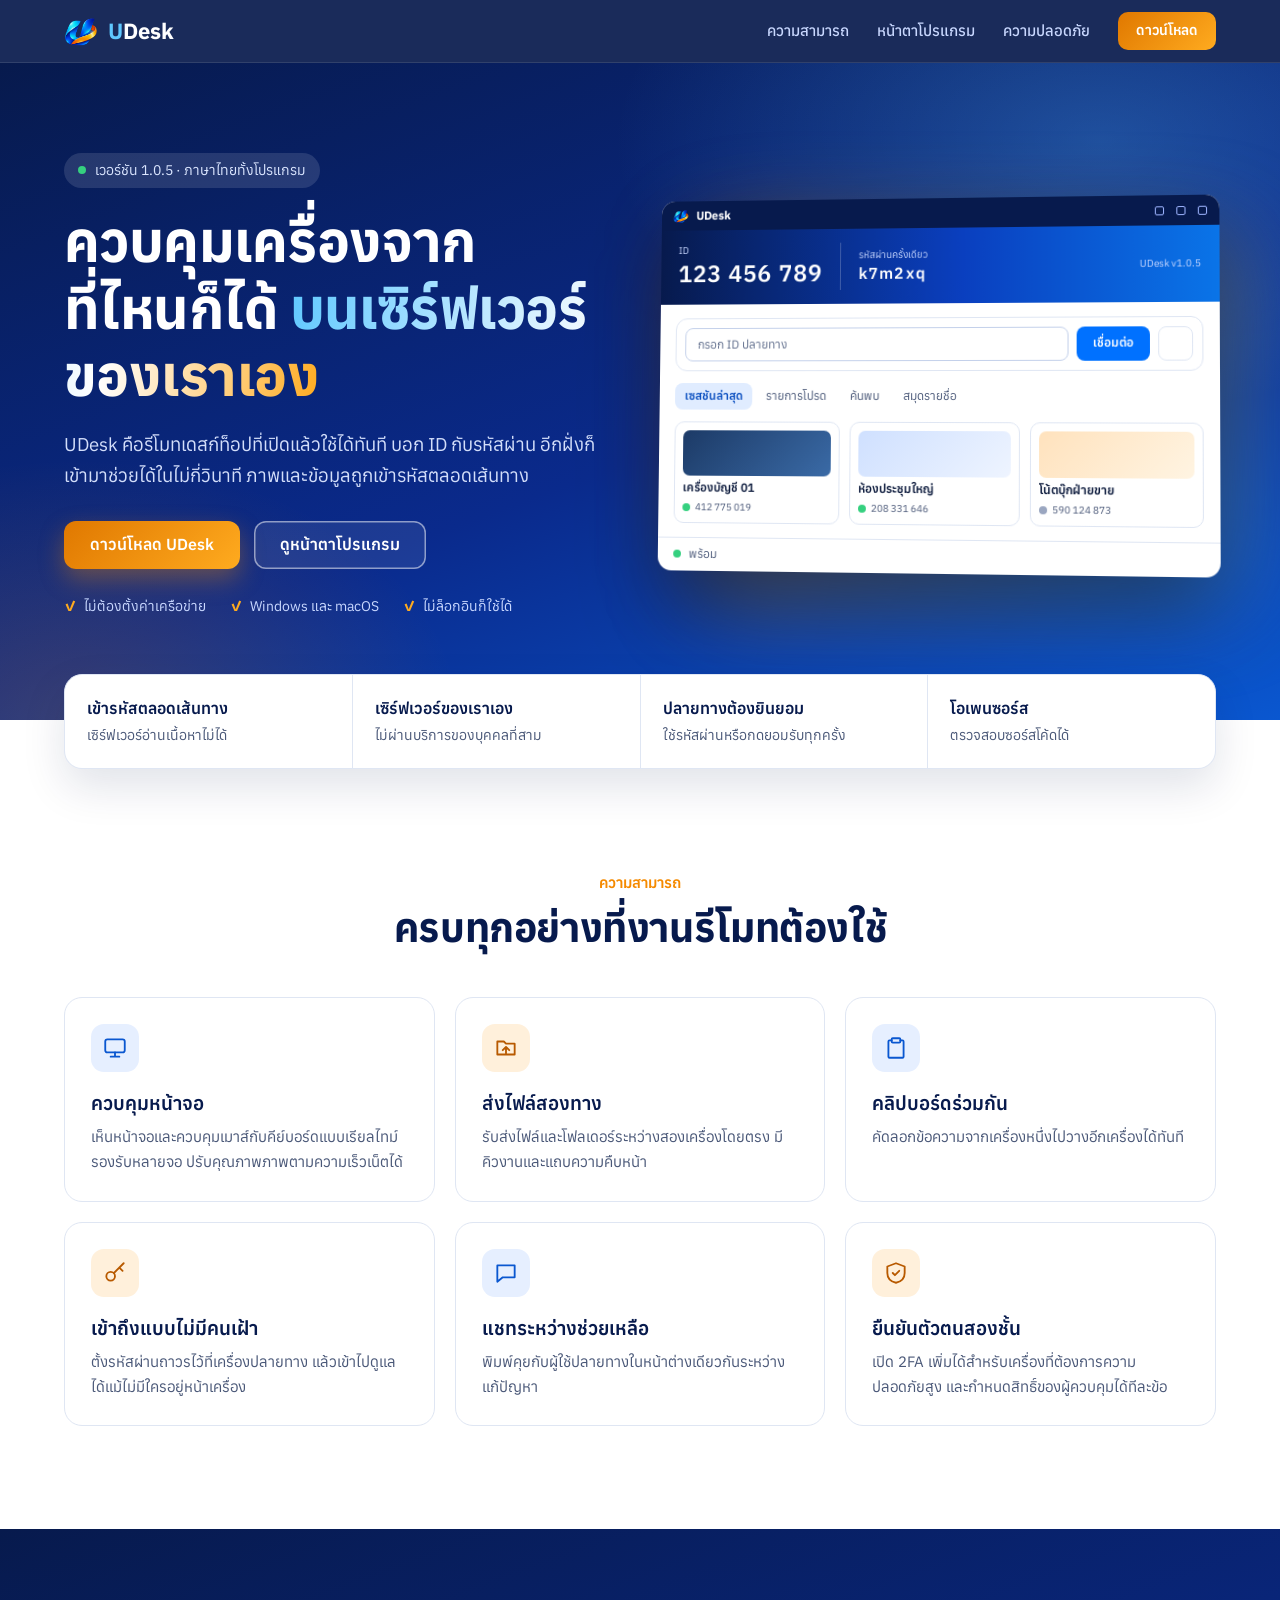
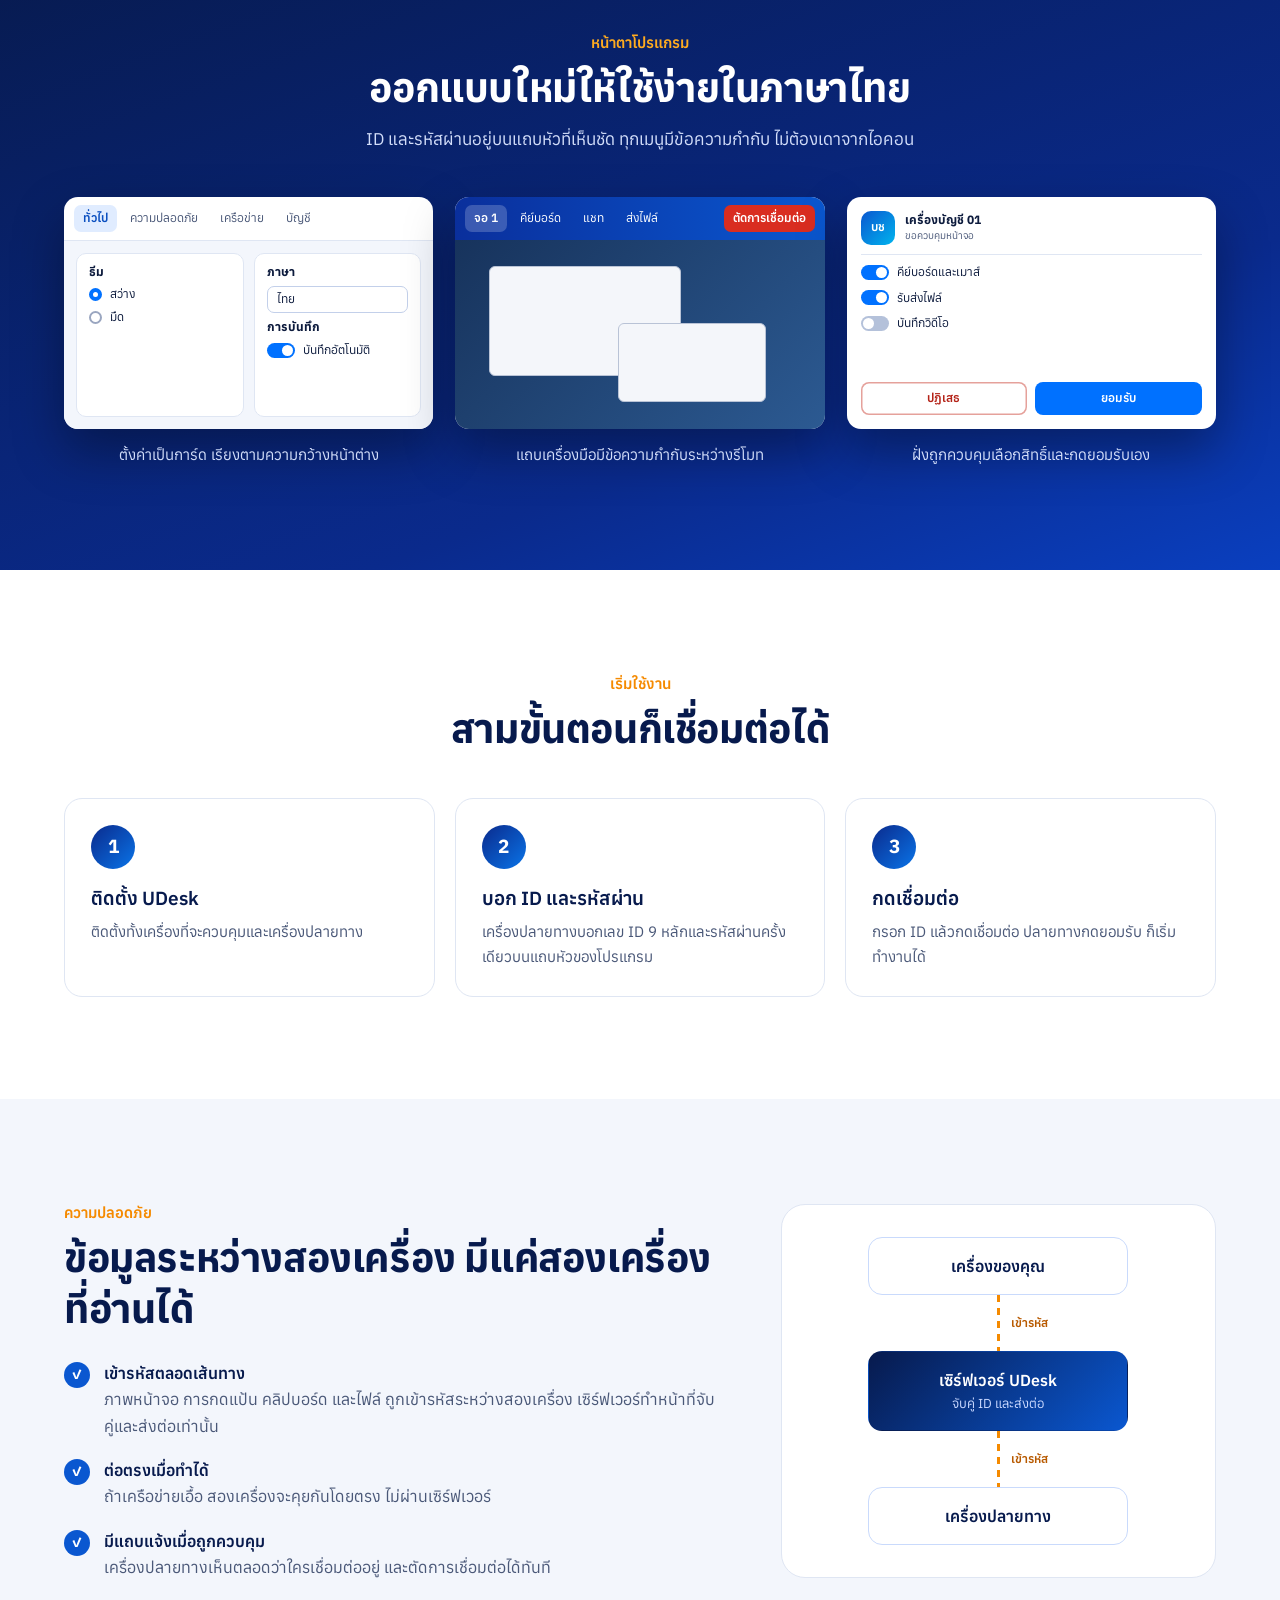
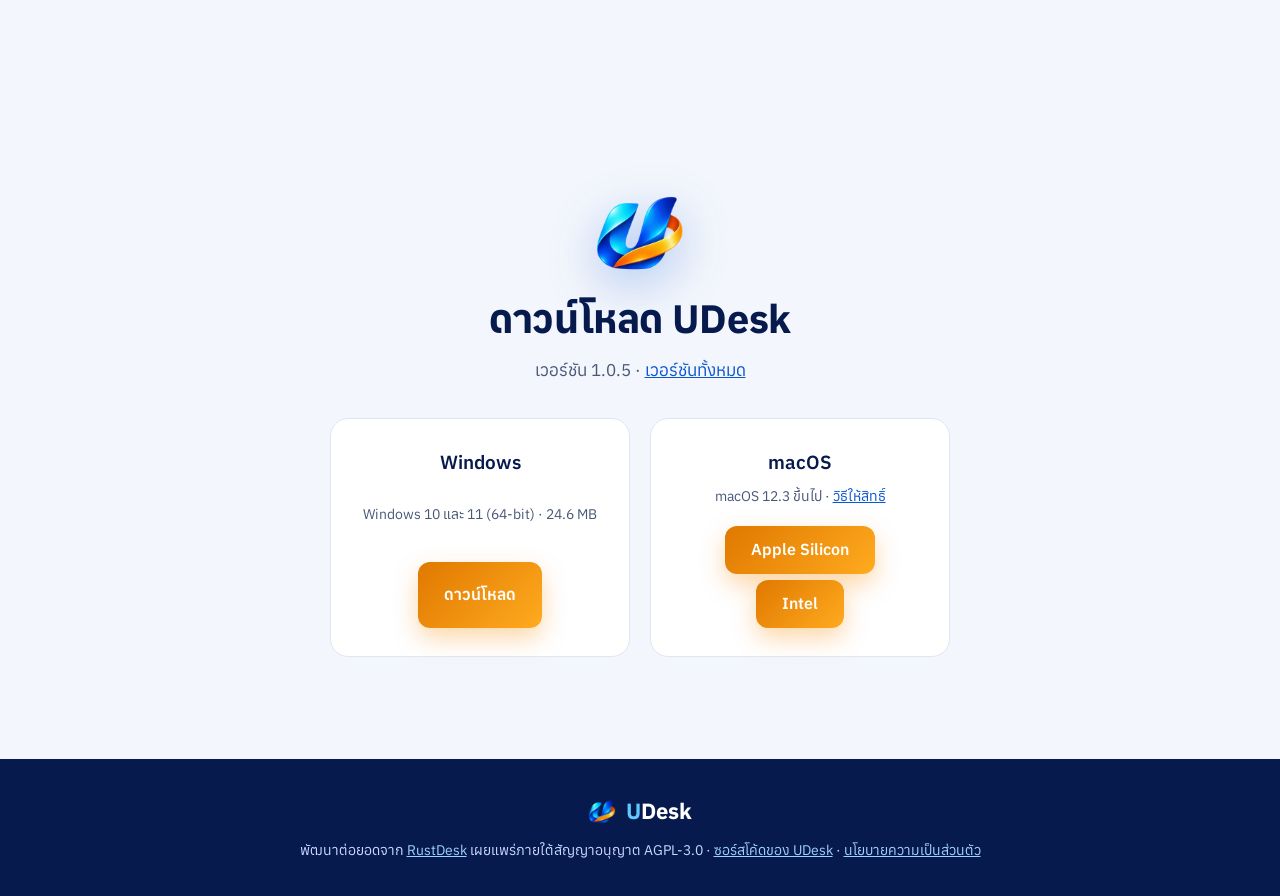
<file: udesk-web/index.html>
<!doctype html>
<html lang="th">
<head>
<meta charset="utf-8">
<meta name="viewport" content="width=device-width, initial-scale=1">
<title>UDesk — รีโมทเดสก์ท็อปบนเซิร์ฟเวอร์ของเราเอง</title>
<meta name="description" content="UDesk โปรแกรมรีโมทเดสก์ท็อปภาษาไทย ควบคุมเครื่องระยะไกล ส่งไฟล์ และช่วยเหลือผู้ใช้ ผ่านเซิร์ฟเวอร์ของเราเอง เข้ารหัสตลอดเส้นทาง">
<meta name="theme-color" content="#071a4d">
<link rel="icon" href="assets/favicon.png">
<link rel="preconnect" href="https://fonts.googleapis.com">
<link rel="preconnect" href="https://fonts.gstatic.com" crossorigin>
<link href="https://fonts.googleapis.com/css2?family=Anuphan:wght@400;500;600;700&display=swap" rel="stylesheet">
<link rel="stylesheet" href="style.css">
</head>
<body>

<header class="nav">
  <a class="brand" href="#top"><img src="assets/logo.png" alt="" width="34" height="34"><span><b>U</b>Desk</span></a>
  <nav aria-label="เมนูหลัก">
    <a href="#features">ความสามารถ</a>
    <a href="#screens">หน้าตาโปรแกรม</a>
    <a href="#security">ความปลอดภัย</a>
    <a class="btn btn-sm" href="#download">ดาวน์โหลด</a>
  </nav>
</header>

<main id="top">

<section class="hero">
  <div class="hero-in">
    <div class="hero-text">
      <p class="tag"><span class="dot"></span>เวอร์ชัน 1.0.5 · ภาษาไทยทั้งโปรแกรม</p>
      <h1>ควบคุมเครื่องจากที่ไหนก็ได้ <span class="hl">บนเซิร์ฟเวอร์ของเราเอง</span></h1>
      <p class="lead">UDesk คือรีโมทเดสก์ท็อปที่เปิดแล้วใช้ได้ทันที บอก ID กับรหัสผ่าน อีกฝั่งก็เข้ามาช่วยได้ในไม่กี่วินาที ภาพและข้อมูลถูกเข้ารหัสตลอดเส้นทาง</p>
      <div class="cta">
        <a class="btn" href="#download">ดาวน์โหลด UDesk</a>
        <a class="btn btn-ghost" href="#screens">ดูหน้าตาโปรแกรม</a>
      </div>
      <ul class="facts">
        <li>ไม่ต้องตั้งค่าเครือข่าย</li>
        <li>Windows และ macOS</li>
        <li>ไม่ล็อกอินก็ใช้ได้</li>
      </ul>
    </div>

    <div class="shot" aria-hidden="true">
      <div class="app">
        <div class="app-bar"><img src="assets/logo.png" alt="" width="16" height="16"><b>UDesk</b><span class="wc"><i></i><i></i><i></i></span></div>
        <div class="app-head">
          <div><small>ID</small><strong>123 456 789</strong></div>
          <span class="vr"></span>
          <div><small>รหัสผ่านครั้งเดียว</small><strong class="pw">k7m2xq</strong></div>
          <span class="ver">UDesk v1.0.5</span>
        </div>
        <div class="app-body">
          <div class="connect"><span class="field">กรอก ID ปลายทาง</span><span class="go">เชื่อมต่อ</span><span class="more"></span></div>
          <div class="tabs"><span class="on">เซสชันล่าสุด</span><span>รายการโปรด</span><span>ค้นพบ</span><span>สมุดรายชื่อ</span></div>
          <div class="peers">
            <div><i class="th a"></i><b>เครื่องบัญชี 01</b><small><span class="dot"></span>412 775 019</small></div>
            <div><i class="th b"></i><b>ห้องประชุมใหญ่</b><small><span class="dot"></span>208 331 646</small></div>
            <div><i class="th c"></i><b>โน้ตบุ๊กฝ่ายขาย</b><small><span class="dot off"></span>590 124 873</small></div>
          </div>
        </div>
        <div class="app-foot"><span class="dot"></span>พร้อม</div>
      </div>
    </div>
  </div>
</section>

<section class="strip" aria-label="จุดเด่น">
  <div><b>เข้ารหัสตลอดเส้นทาง</b><span>เซิร์ฟเวอร์อ่านเนื้อหาไม่ได้</span></div>
  <div><b>เซิร์ฟเวอร์ของเราเอง</b><span>ไม่ผ่านบริการของบุคคลที่สาม</span></div>
  <div><b>ปลายทางต้องยินยอม</b><span>ใช้รหัสผ่านหรือกดยอมรับทุกครั้ง</span></div>
  <div><b>โอเพนซอร์ส</b><span>ตรวจสอบซอร์สโค้ดได้</span></div>
</section>

<section id="features" class="sec">
  <p class="eyebrow">ความสามารถ</p>
  <h2>ครบทุกอย่างที่งานรีโมทต้องใช้</h2>
  <div class="grid">
    <article>
      <svg viewBox="0 0 24 24" aria-hidden="true"><rect x="3" y="4" width="18" height="12" rx="2"/><path d="M8 20h8M12 16v4"/></svg>
      <h3>ควบคุมหน้าจอ</h3>
      <p>เห็นหน้าจอและควบคุมเมาส์กับคีย์บอร์ดแบบเรียลไทม์ รองรับหลายจอ ปรับคุณภาพภาพตามความเร็วเน็ตได้</p>
    </article>
    <article>
      <svg viewBox="0 0 24 24" aria-hidden="true"><path d="M4 6h6l2 2h8v10H4z"/><path d="M9 14l3-3 3 3M12 11v6"/></svg>
      <h3>ส่งไฟล์สองทาง</h3>
      <p>รับส่งไฟล์และโฟลเดอร์ระหว่างสองเครื่องโดยตรง มีคิวงานและแถบความคืบหน้า</p>
    </article>
    <article>
      <svg viewBox="0 0 24 24" aria-hidden="true"><rect x="8" y="3" width="8" height="4" rx="1"/><path d="M8 5H6a1 1 0 0 0-1 1v14a1 1 0 0 0 1 1h12a1 1 0 0 0 1-1V6a1 1 0 0 0-1-1h-2"/></svg>
      <h3>คลิปบอร์ดร่วมกัน</h3>
      <p>คัดลอกข้อความจากเครื่องหนึ่งไปวางอีกเครื่องได้ทันที</p>
    </article>
    <article>
      <svg viewBox="0 0 24 24" aria-hidden="true"><circle cx="8" cy="15" r="4"/><path d="M11 12l9-9M16 7l3 3"/></svg>
      <h3>เข้าถึงแบบไม่มีคนเฝ้า</h3>
      <p>ตั้งรหัสผ่านถาวรไว้ที่เครื่องปลายทาง แล้วเข้าไปดูแลได้แม้ไม่มีใครอยู่หน้าเครื่อง</p>
    </article>
    <article>
      <svg viewBox="0 0 24 24" aria-hidden="true"><path d="M4 5h16v11H9l-5 4z"/></svg>
      <h3>แชทระหว่างช่วยเหลือ</h3>
      <p>พิมพ์คุยกับผู้ใช้ปลายทางในหน้าต่างเดียวกันระหว่างแก้ปัญหา</p>
    </article>
    <article>
      <svg viewBox="0 0 24 24" aria-hidden="true"><path d="M12 3l8 3v6c0 5-3.4 8-8 9-4.6-1-8-4-8-9V6z"/><path d="M9 12l2 2 4-4"/></svg>
      <h3>ยืนยันตัวตนสองชั้น</h3>
      <p>เปิด 2FA เพิ่มได้สำหรับเครื่องที่ต้องการความปลอดภัยสูง และกำหนดสิทธิ์ของผู้ควบคุมได้ทีละข้อ</p>
    </article>
  </div>
</section>

<section id="screens" class="sec dark">
  <p class="eyebrow">หน้าตาโปรแกรม</p>
  <h2>ออกแบบใหม่ให้ใช้ง่ายในภาษาไทย</h2>
  <p class="sub">ID และรหัสผ่านอยู่บนแถบหัวที่เห็นชัด ทุกเมนูมีข้อความกำกับ ไม่ต้องเดาจากไอคอน</p>
  <div class="panels" aria-hidden="true">
    <figure>
      <div class="mini">
        <div class="mini-nav"><span class="on">ทั่วไป</span><span>ความปลอดภัย</span><span>เครือข่าย</span><span>บัญชี</span></div>
        <div class="mini-cols">
          <div class="card"><b>ธีม</b><p><i class="rd on"></i>สว่าง</p><p><i class="rd"></i>มืด</p></div>
          <div class="card"><b>ภาษา</b><p class="sel">ไทย</p><b>การบันทึก</b><p><i class="sw on"></i>บันทึกอัตโนมัติ</p></div>
        </div>
      </div>
      <figcaption>ตั้งค่าเป็นการ์ด เรียงตามความกว้างหน้าต่าง</figcaption>
    </figure>
    <figure>
      <div class="mini">
        <div class="mini-tool"><span class="on">จอ 1</span><span>คีย์บอร์ด</span><span>แชท</span><span>ส่งไฟล์</span><span class="x">ตัดการเชื่อมต่อ</span></div>
        <div class="remote"><i></i><i></i></div>
      </div>
      <figcaption>แถบเครื่องมือมีข้อความกำกับระหว่างรีโมท</figcaption>
    </figure>
    <figure>
      <div class="mini consent">
        <div class="who"><span class="av">บช</span><div><b>เครื่องบัญชี 01</b><small>ขอควบคุมหน้าจอ</small></div></div>
        <p><i class="sw on"></i>คีย์บอร์ดและเมาส์</p>
        <p><i class="sw on"></i>รับส่งไฟล์</p>
        <p><i class="sw"></i>บันทึกวิดีโอ</p>
        <div class="acts"><span class="no">ปฏิเสธ</span><span class="yes">ยอมรับ</span></div>
      </div>
      <figcaption>ฝั่งถูกควบคุมเลือกสิทธิ์และกดยอมรับเอง</figcaption>
    </figure>
  </div>
</section>

<section id="how" class="sec">
  <p class="eyebrow">เริ่มใช้งาน</p>
  <h2>สามขั้นตอนก็เชื่อมต่อได้</h2>
  <ol class="steps">
    <li><span>1</span><h3>ติดตั้ง UDesk</h3><p>ติดตั้งทั้งเครื่องที่จะควบคุมและเครื่องปลายทาง</p></li>
    <li><span>2</span><h3>บอก ID และรหัสผ่าน</h3><p>เครื่องปลายทางบอกเลข ID 9 หลักและรหัสผ่านครั้งเดียวบนแถบหัวของโปรแกรม</p></li>
    <li><span>3</span><h3>กดเชื่อมต่อ</h3><p>กรอก ID แล้วกดเชื่อมต่อ ปลายทางกดยอมรับ ก็เริ่มทำงานได้</p></li>
  </ol>
</section>

<section id="security" class="sec soft">
  <div class="split">
    <div>
      <p class="eyebrow left">ความปลอดภัย</p>
      <h2 class="left">ข้อมูลระหว่างสองเครื่อง มีแค่สองเครื่องที่อ่านได้</h2>
      <ul class="checks">
        <li><b>เข้ารหัสตลอดเส้นทาง</b>ภาพหน้าจอ การกดแป้น คลิปบอร์ด และไฟล์ ถูกเข้ารหัสระหว่างสองเครื่อง เซิร์ฟเวอร์ทำหน้าที่จับคู่และส่งต่อเท่านั้น</li>
        <li><b>ต่อตรงเมื่อทำได้</b>ถ้าเครือข่ายเอื้อ สองเครื่องจะคุยกันโดยตรง ไม่ผ่านเซิร์ฟเวอร์</li>
        <li><b>มีแถบแจ้งเมื่อถูกควบคุม</b>เครื่องปลายทางเห็นตลอดว่าใครเชื่อมต่ออยู่ และตัดการเชื่อมต่อได้ทันที</li>
      </ul>
    </div>
    <div class="flow" aria-hidden="true">
      <div class="node">เครื่องของคุณ</div>
      <div class="pipe"><span>เข้ารหัส</span></div>
      <div class="node mid">เซิร์ฟเวอร์ UDesk<small>จับคู่ ID และส่งต่อ</small></div>
      <div class="pipe"><span>เข้ารหัส</span></div>
      <div class="node">เครื่องปลายทาง</div>
    </div>
  </div>
</section>

<section id="download" class="sec dl">
  <img src="assets/logo.png" alt="โลโก้ UDesk" width="92" height="92">
  <h2>ดาวน์โหลด UDesk</h2>
  <p class="sub">เวอร์ชัน 1.0.5 · <a href="versions.html">เวอร์ชันทั้งหมด</a></p>
  <div class="dl-row">
    <div class="dl-card"><h3>Windows</h3><p>Windows 10 และ 11 (64-bit) · 24.6 MB</p><a class="btn" href="download/UDesk-1.0.5-install.exe" download>ดาวน์โหลด</a></div>
    <div class="dl-card"><h3>macOS</h3><p>macOS 12.3 ขึ้นไป · <a href="mac.html">วิธีให้สิทธิ์</a></p><a class="btn" href="download/UDesk-1.0.3-arm64.dmg" download>Apple Silicon</a> <a class="btn" href="download/UDesk-1.0.3-x86_64.dmg" download>Intel</a></div>
  </div>
</section>

</main>

<footer>
  <a class="brand" href="#top"><img src="assets/logo.png" alt="" width="28" height="28"><span><b>U</b>Desk</span></a>
  <p>พัฒนาต่อยอดจาก <a href="https://github.com/rustdesk/rustdesk" rel="noopener">RustDesk</a> เผยแพร่ภายใต้สัญญาอนุญาต AGPL-3.0 · <a href="https://github.com/gloszilla-ai/rustdesk/tree/udesk" rel="noopener">ซอร์สโค้ดของ UDesk</a> · <a href="privacy.html">นโยบายความเป็นส่วนตัว</a></p>
</footer>

</body>
</html>
</file>
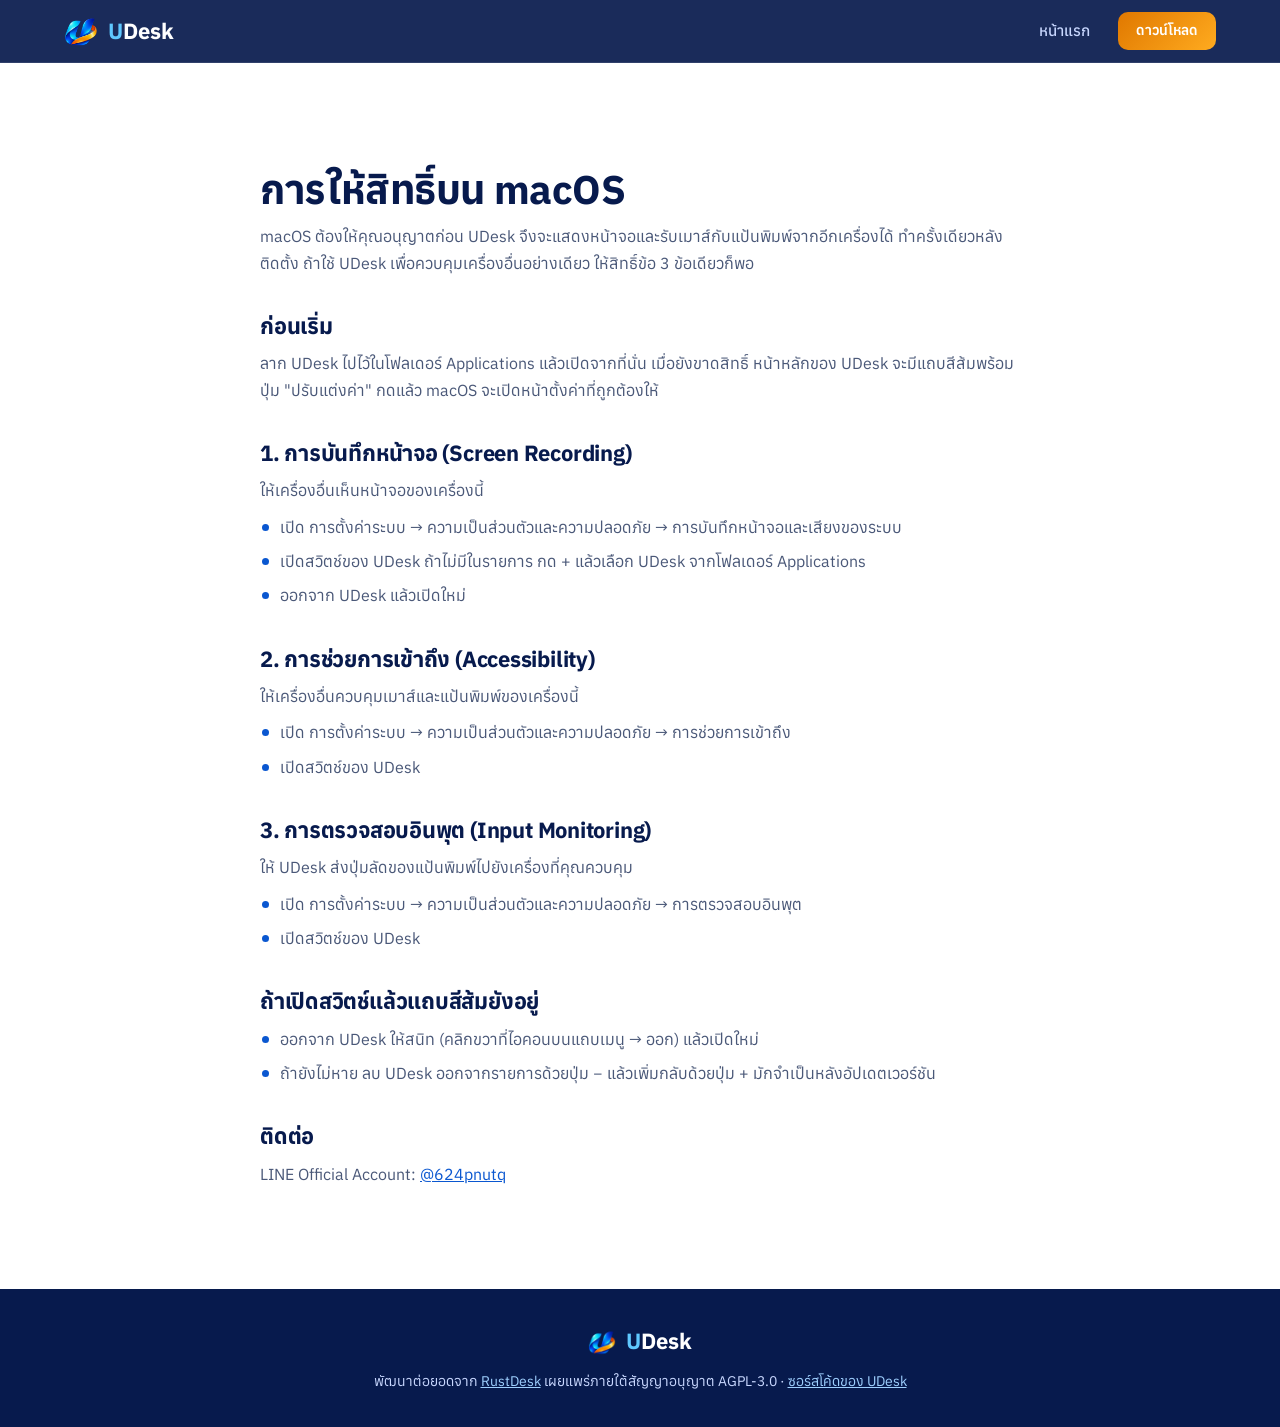
<file: udesk-web/mac.html>
<!doctype html>
<html lang="th">
<head>
<meta charset="utf-8">
<meta name="viewport" content="width=device-width, initial-scale=1">
<title>การให้สิทธิ์บน macOS · UDesk</title>
<meta name="theme-color" content="#071a4d">
<link rel="icon" href="assets/favicon.png">
<link rel="preconnect" href="https://fonts.googleapis.com">
<link rel="preconnect" href="https://fonts.gstatic.com" crossorigin>
<link href="https://fonts.googleapis.com/css2?family=Anuphan:wght@400;500;600;700&display=swap" rel="stylesheet">
<link rel="stylesheet" href="style.css">
</head>
<body>

<header class="nav">
  <a class="brand" href="index.html"><img src="assets/logo.png" alt="" width="34" height="34"><span><b>U</b>Desk</span></a>
  <nav aria-label="เมนูหลัก">
    <a href="index.html">หน้าแรก</a>
    <a class="btn btn-sm" href="index.html#download">ดาวน์โหลด</a>
  </nav>
</header>

<main class="sec doc">
  <h1>การให้สิทธิ์บน macOS</h1>
  <p>macOS ต้องให้คุณอนุญาตก่อน UDesk จึงจะแสดงหน้าจอและรับเมาส์กับแป้นพิมพ์จากอีกเครื่องได้ ทำครั้งเดียวหลังติดตั้ง ถ้าใช้ UDesk เพื่อควบคุมเครื่องอื่นอย่างเดียว ให้สิทธิ์ข้อ 3 ข้อเดียวก็พอ</p>

  <h2>ก่อนเริ่ม</h2>
  <p>ลาก UDesk ไปไว้ในโฟลเดอร์ Applications แล้วเปิดจากที่นั่น เมื่อยังขาดสิทธิ์ หน้าหลักของ UDesk จะมีแถบสีส้มพร้อมปุ่ม "ปรับแต่งค่า" กดแล้ว macOS จะเปิดหน้าตั้งค่าที่ถูกต้องให้</p>

  <h2>1. การบันทึกหน้าจอ (Screen Recording)</h2>
  <p>ให้เครื่องอื่นเห็นหน้าจอของเครื่องนี้</p>
  <ul>
    <li>เปิด การตั้งค่าระบบ → ความเป็นส่วนตัวและความปลอดภัย → การบันทึกหน้าจอและเสียงของระบบ</li>
    <li>เปิดสวิตช์ของ UDesk ถ้าไม่มีในรายการ กด + แล้วเลือก UDesk จากโฟลเดอร์ Applications</li>
    <li>ออกจาก UDesk แล้วเปิดใหม่</li>
  </ul>

  <h2>2. การช่วยการเข้าถึง (Accessibility)</h2>
  <p>ให้เครื่องอื่นควบคุมเมาส์และแป้นพิมพ์ของเครื่องนี้</p>
  <ul>
    <li>เปิด การตั้งค่าระบบ → ความเป็นส่วนตัวและความปลอดภัย → การช่วยการเข้าถึง</li>
    <li>เปิดสวิตช์ของ UDesk</li>
  </ul>

  <h2>3. การตรวจสอบอินพุต (Input Monitoring)</h2>
  <p>ให้ UDesk ส่งปุ่มลัดของแป้นพิมพ์ไปยังเครื่องที่คุณควบคุม</p>
  <ul>
    <li>เปิด การตั้งค่าระบบ → ความเป็นส่วนตัวและความปลอดภัย → การตรวจสอบอินพุต</li>
    <li>เปิดสวิตช์ของ UDesk</li>
  </ul>

  <h2>ถ้าเปิดสวิตช์แล้วแถบสีส้มยังอยู่</h2>
  <ul>
    <li>ออกจาก UDesk ให้สนิท (คลิกขวาที่ไอคอนบนแถบเมนู → ออก) แล้วเปิดใหม่</li>
    <li>ถ้ายังไม่หาย ลบ UDesk ออกจากรายการด้วยปุ่ม − แล้วเพิ่มกลับด้วยปุ่ม + มักจำเป็นหลังอัปเดตเวอร์ชัน</li>
  </ul>

  <h2>ติดต่อ</h2>
  <p>LINE Official Account: <a href="https://lin.ee/y4e1KqV" rel="noopener">@624pnutq</a></p>
</main>

<footer>
  <a class="brand" href="index.html"><img src="assets/logo.png" alt="" width="28" height="28"><span><b>U</b>Desk</span></a>
  <p>พัฒนาต่อยอดจาก <a href="https://github.com/rustdesk/rustdesk" rel="noopener">RustDesk</a> เผยแพร่ภายใต้สัญญาอนุญาต AGPL-3.0 · <a href="https://github.com/gloszilla-ai/rustdesk/tree/udesk" rel="noopener">ซอร์สโค้ดของ UDesk</a></p>
</footer>

</body>
</html>
</file>
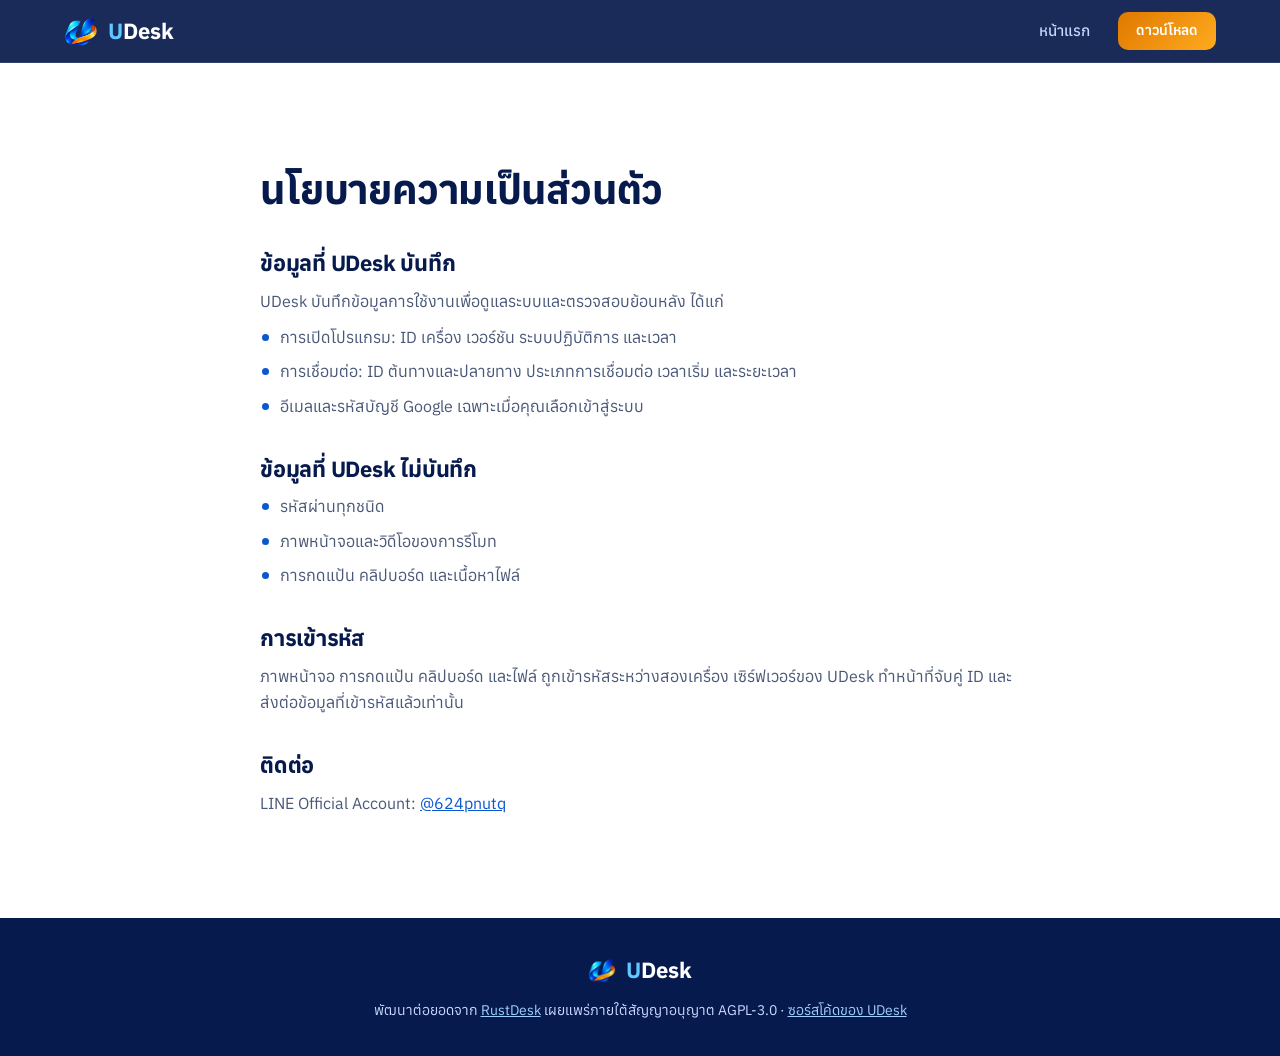
<file: udesk-web/privacy.html>
<!doctype html>
<html lang="th">
<head>
<meta charset="utf-8">
<meta name="viewport" content="width=device-width, initial-scale=1">
<title>นโยบายความเป็นส่วนตัว · UDesk</title>
<meta name="theme-color" content="#071a4d">
<link rel="icon" href="assets/favicon.png">
<link rel="preconnect" href="https://fonts.googleapis.com">
<link rel="preconnect" href="https://fonts.gstatic.com" crossorigin>
<link href="https://fonts.googleapis.com/css2?family=Anuphan:wght@400;500;600;700&display=swap" rel="stylesheet">
<link rel="stylesheet" href="style.css">
</head>
<body>

<header class="nav">
  <a class="brand" href="index.html"><img src="assets/logo.png" alt="" width="34" height="34"><span><b>U</b>Desk</span></a>
  <nav aria-label="เมนูหลัก">
    <a href="index.html">หน้าแรก</a>
    <a class="btn btn-sm" href="index.html#download">ดาวน์โหลด</a>
  </nav>
</header>

<main class="sec doc">
  <h1>นโยบายความเป็นส่วนตัว</h1>

  <h2>ข้อมูลที่ UDesk บันทึก</h2>
  <p>UDesk บันทึกข้อมูลการใช้งานเพื่อดูแลระบบและตรวจสอบย้อนหลัง ได้แก่</p>
  <ul>
    <li>การเปิดโปรแกรม: ID เครื่อง เวอร์ชัน ระบบปฏิบัติการ และเวลา</li>
    <li>การเชื่อมต่อ: ID ต้นทางและปลายทาง ประเภทการเชื่อมต่อ เวลาเริ่ม และระยะเวลา</li>
    <li>อีเมลและรหัสบัญชี Google เฉพาะเมื่อคุณเลือกเข้าสู่ระบบ</li>
  </ul>

  <h2>ข้อมูลที่ UDesk ไม่บันทึก</h2>
  <ul>
    <li>รหัสผ่านทุกชนิด</li>
    <li>ภาพหน้าจอและวิดีโอของการรีโมท</li>
    <li>การกดแป้น คลิปบอร์ด และเนื้อหาไฟล์</li>
  </ul>

  <h2>การเข้ารหัส</h2>
  <p>ภาพหน้าจอ การกดแป้น คลิปบอร์ด และไฟล์ ถูกเข้ารหัสระหว่างสองเครื่อง เซิร์ฟเวอร์ของ UDesk ทำหน้าที่จับคู่ ID และส่งต่อข้อมูลที่เข้ารหัสแล้วเท่านั้น</p>

  <h2>ติดต่อ</h2>
  <p>LINE Official Account: <a href="https://lin.ee/y4e1KqV" rel="noopener">@624pnutq</a></p>
</main>

<footer>
  <a class="brand" href="index.html"><img src="assets/logo.png" alt="" width="28" height="28"><span><b>U</b>Desk</span></a>
  <p>พัฒนาต่อยอดจาก <a href="https://github.com/rustdesk/rustdesk" rel="noopener">RustDesk</a> เผยแพร่ภายใต้สัญญาอนุญาต AGPL-3.0 · <a href="https://github.com/gloszilla-ai/rustdesk/tree/udesk" rel="noopener">ซอร์สโค้ดของ UDesk</a></p>
</footer>

</body>
</html>
</file>
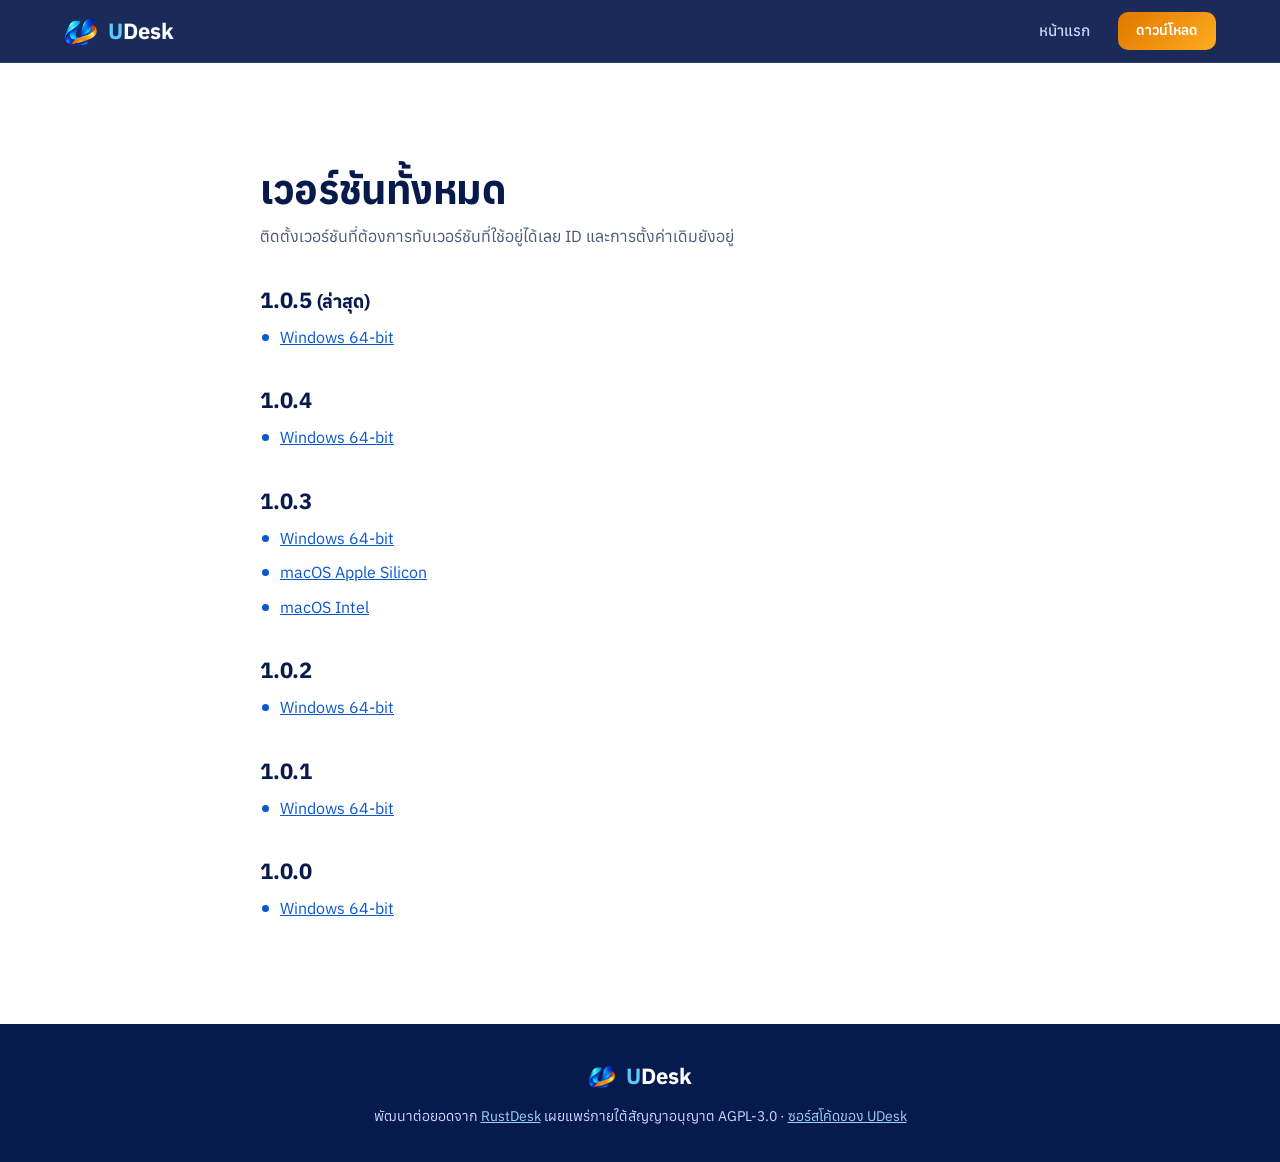
<file: udesk-web/versions.html>
<!doctype html>
<html lang="th">
<head>
<meta charset="utf-8">
<meta name="viewport" content="width=device-width, initial-scale=1">
<title>เวอร์ชันทั้งหมด · UDesk</title>
<meta name="theme-color" content="#071a4d">
<link rel="icon" href="assets/favicon.png">
<link rel="preconnect" href="https://fonts.googleapis.com">
<link rel="preconnect" href="https://fonts.gstatic.com" crossorigin>
<link href="https://fonts.googleapis.com/css2?family=Anuphan:wght@400;500;600;700&display=swap" rel="stylesheet">
<link rel="stylesheet" href="style.css">
</head>
<body>

<header class="nav">
  <a class="brand" href="index.html"><img src="assets/logo.png" alt="" width="34" height="34"><span><b>U</b>Desk</span></a>
  <nav aria-label="เมนูหลัก">
    <a href="index.html">หน้าแรก</a>
    <a class="btn btn-sm" href="index.html#download">ดาวน์โหลด</a>
  </nav>
</header>

<main class="sec doc">
  <h1>เวอร์ชันทั้งหมด</h1>
  <p>ติดตั้งเวอร์ชันที่ต้องการทับเวอร์ชันที่ใช้อยู่ได้เลย ID และการตั้งค่าเดิมยังอยู่</p>

  <h2>1.0.5 <small>(ล่าสุด)</small></h2>
  <ul>
    <li><a href="download/UDesk-1.0.5-install.exe" download>Windows 64-bit</a></li>
  </ul>

  <h2>1.0.4</h2>
  <ul>
    <li><a href="download/UDesk-1.0.4-install.exe" download>Windows 64-bit</a></li>
  </ul>

  <h2>1.0.3</h2>
  <ul>
    <li><a href="download/UDesk-1.0.3-install.exe" download>Windows 64-bit</a></li>
    <li><a href="download/UDesk-1.0.3-arm64.dmg" download>macOS Apple Silicon</a></li>
    <li><a href="download/UDesk-1.0.3-x86_64.dmg" download>macOS Intel</a></li>
  </ul>

  <h2>1.0.2</h2>
  <ul>
    <li><a href="download/UDesk-1.0.2-install.exe" download>Windows 64-bit</a></li>
  </ul>

  <h2>1.0.1</h2>
  <ul>
    <li><a href="download/UDesk-1.0.1-install.exe" download>Windows 64-bit</a></li>
  </ul>

  <h2>1.0.0</h2>
  <ul>
    <li><a href="download/UDesk-1.0.0-install.exe" download>Windows 64-bit</a></li>
  </ul>
</main>

<footer>
  <a class="brand" href="index.html"><img src="assets/logo.png" alt="" width="28" height="28"><span><b>U</b>Desk</span></a>
  <p>พัฒนาต่อยอดจาก <a href="https://github.com/rustdesk/rustdesk" rel="noopener">RustDesk</a> เผยแพร่ภายใต้สัญญาอนุญาต AGPL-3.0 · <a href="https://github.com/gloszilla-ai/rustdesk/tree/udesk" rel="noopener">ซอร์สโค้ดของ UDesk</a></p>
</footer>

</body>
</html>
</file>
<file: udesk-web/style.css>
:root {
  --navy: #071a4d;
  --navy-2: #0a2a8c;
  --blue: #0a57d0;
  --blue-2: #0a74e8;
  --sky: #5fc8ff;
  --orange: #f58a00;
  --orange-2: #ffab1f;
  --ink: #0d1b3d;
  --muted: #4a5878;
  --line: #dfe6f3;
  --soft: #f3f6fc;
  --r: 18px;
}

* { box-sizing: border-box; }
html { scroll-behavior: smooth; scroll-padding-top: 76px; }
body {
  margin: 0;
  font-family: "Anuphan", "Leelawadee UI", "Segoe UI", Tahoma, sans-serif;
  font-size: 16px;
  line-height: 1.65;
  color: var(--ink);
  background: #fff;
  -webkit-font-smoothing: antialiased;
}
img, svg { display: block; }
h1, h2, h3, p, ul, ol, figure { margin: 0; }
ul, ol { padding: 0; list-style: none; }
a { color: var(--blue); }
:focus-visible { outline: 3px solid var(--orange-2); outline-offset: 3px; border-radius: 6px; }

/* ---------- nav ---------- */
.nav {
  position: sticky; top: 0; z-index: 20;
  display: flex; align-items: center; justify-content: space-between; gap: 16px;
  padding: 12px clamp(16px, 5vw, 64px);
  background: rgba(7, 26, 77, .92);
  backdrop-filter: blur(14px);
  border-bottom: 1px solid rgba(255, 255, 255, .1);
}
.brand { display: inline-flex; align-items: center; gap: 10px; text-decoration: none; color: #fff; font-size: 22px; font-weight: 700; }
.brand b { color: var(--sky); }
.nav nav { display: flex; align-items: center; gap: clamp(10px, 2.2vw, 28px); }
.nav nav a:not(.btn) { color: #c9d8ff; text-decoration: none; font-size: 15px; font-weight: 500; }
.nav nav a:not(.btn):hover { color: #fff; }

/* ---------- buttons ---------- */
.btn {
  display: inline-flex; align-items: center; justify-content: center;
  min-height: 48px; padding: 0 26px; border-radius: 12px;
  background: linear-gradient(135deg, #e07800, var(--orange-2));
  color: #fff; font-weight: 600; font-size: 16px; text-decoration: none; white-space: nowrap;
  box-shadow: 0 10px 24px rgba(245, 138, 0, .34);
  transition: transform .15s ease, box-shadow .15s ease;
}
.btn:hover { transform: translateY(-2px); box-shadow: 0 14px 30px rgba(245, 138, 0, .42); }
.btn-sm { min-height: 38px; padding: 0 18px; font-size: 14px; border-radius: 10px; box-shadow: none; }
.btn-ghost { background: rgba(255, 255, 255, .08); box-shadow: inset 0 0 0 1.5px rgba(255, 255, 255, .5); }
.btn-ghost:hover { background: rgba(255, 255, 255, .16); box-shadow: inset 0 0 0 1.5px #fff; }
.btn-off { background: #e7ecf6; color: #4a5878; box-shadow: none; cursor: default; }
.btn-off:hover { transform: none; box-shadow: none; }

/* ---------- hero ---------- */
.hero {
  color: #fff;
  background:
    radial-gradient(760px 420px at 86% 12%, rgba(95, 200, 255, .26), transparent 64%),
    radial-gradient(620px 420px at 6% 100%, rgba(245, 138, 0, .2), transparent 62%),
    linear-gradient(160deg, var(--navy) 0%, var(--navy-2) 56%, var(--blue) 100%);
  overflow: hidden;
}
.hero-in {
  max-width: 1280px; margin: 0 auto;
  display: grid; grid-template-columns: minmax(0, 1fr) minmax(0, 1.06fr); gap: clamp(28px, 4.5vw, 64px); align-items: center;
  padding: clamp(44px, 7vw, 96px) clamp(16px, 5vw, 64px) clamp(56px, 8vw, 112px);
}
.tag { display: inline-flex; align-items: center; gap: 9px; padding: 6px 14px; border-radius: 999px; background: rgba(255, 255, 255, .12); font-size: 14px; color: #dbe6ff; }
.dot { width: 8px; height: 8px; border-radius: 50%; background: #35d07f; display: inline-block; flex: none; }
.dot.off { background: #9aa6c0; }
h1 { margin-top: 20px; font-size: clamp(32px, 4.4vw, 56px); line-height: 1.2; font-weight: 700; letter-spacing: -.01em; }
.hl { background: linear-gradient(100deg, var(--sky), #fff 60%, var(--orange-2)); -webkit-background-clip: text; background-clip: text; color: transparent; }
.lead { margin-top: 20px; max-width: 34em; font-size: clamp(16px, 1.45vw, 19px); color: #d3defa; }
.cta { display: flex; flex-wrap: wrap; gap: 14px; margin-top: 30px; }
.facts { display: flex; flex-wrap: wrap; gap: 8px 24px; margin-top: 26px; font-size: 14px; color: #c9d8ff; }
.facts li::before { content: "✓"; margin-right: 7px; color: var(--orange-2); font-weight: 700; }

/* app mock */
.shot { position: relative; }
.shot::before { content: ""; position: absolute; inset: 10% -6% -8% 8%; border-radius: 40px; background: linear-gradient(135deg, rgba(245, 138, 0, .5), rgba(95, 200, 255, .35)); filter: blur(46px); }
.app { position: relative; border-radius: 14px; overflow: hidden; background: #fff; color: var(--ink); font-size: 12px; line-height: 1.4; box-shadow: 0 34px 80px rgba(0, 0, 0, .42); transform: perspective(1500px) rotateY(-6deg) rotateX(2.5deg); }
.app-bar { display: flex; align-items: center; gap: 8px; height: 30px; padding: 0 12px; background: var(--navy); color: #fff; }
.wc { margin-left: auto; display: flex; gap: 12px; }
.wc i { width: 9px; height: 9px; border: 1.5px solid #9db4ff; border-radius: 2px; }
.app-head { display: flex; align-items: center; gap: 18px; padding: 14px 18px; color: #fff; background: linear-gradient(90deg, var(--navy), #0a3fbf 55%, var(--blue-2)); }
.app-head small { display: block; font-size: 10px; color: #c9d8ff; }
.app-head strong { font-size: clamp(17px, 1.9vw, 24px); font-weight: 600; letter-spacing: .04em; white-space: nowrap; }
.app-head .pw { font-size: clamp(13px, 1.3vw, 16px); letter-spacing: .08em; }
.vr { width: 1px; align-self: stretch; background: rgba(255, 255, 255, .22); }
.ver { margin-left: auto; font-size: 10px; color: #c9d8ff; white-space: nowrap; }
.app-body { padding: 14px 16px; display: grid; gap: 12px; }
.connect { display: flex; gap: 8px; padding: 9px; border: 1px solid var(--line); border-radius: 12px; }
.field { flex: 1; min-width: 0; padding: 8px 12px; border: 1.5px solid #c3d0ea; border-radius: 8px; color: #5d6b8a; white-space: nowrap; overflow: hidden; text-overflow: ellipsis; }
.go { padding: 8px 16px; border-radius: 8px; background: #0071ff; color: #fff; font-weight: 600; white-space: nowrap; }
.more { width: 34px; border: 1px solid var(--line); border-radius: 8px; }
.tabs { display: flex; gap: 4px; white-space: nowrap; overflow: hidden; }
.tabs span { padding: 5px 10px; border-radius: 8px; color: #4a5878; }
.tabs .on { background: #e0ecff; color: #0a4fc0; font-weight: 600; }
.peers { display: grid; grid-template-columns: repeat(3, minmax(0, 1fr)); gap: 10px; }
.peers > div { display: grid; gap: 4px; padding: 8px; border: 1px solid var(--line); border-radius: 10px; min-width: 0; }
.peers b { font-weight: 600; white-space: nowrap; overflow: hidden; text-overflow: ellipsis; }
.peers small { display: flex; align-items: center; gap: 5px; font-size: 10px; color: #4a5878; }
.th { height: 46px; border-radius: 7px; }
.th.a { background: linear-gradient(135deg, #1c3a66, #3a6aa6); }
.th.b { background: linear-gradient(135deg, #cfe0ff, #eef4ff); }
.th.c { background: linear-gradient(135deg, #ffe2bd, #fff4e2); }
.app-foot { display: flex; align-items: center; gap: 8px; padding: 8px 16px; border-top: 1px solid var(--line); color: #4a5878; }

/* ---------- strip ---------- */
.strip { max-width: 1180px; margin: clamp(-46px, -4vw, -28px) auto 0; position: relative; z-index: 2; display: grid; grid-template-columns: repeat(4, minmax(0, 1fr)); gap: 1px; background: var(--line); border: 1px solid var(--line); border-radius: var(--r); overflow: hidden; box-shadow: 0 18px 44px rgba(7, 26, 77, .12); width: calc(100% - clamp(32px, 10vw, 128px)); }
.strip div { padding: 20px 22px; background: #fff; }
.strip b { display: block; font-weight: 600; color: var(--navy); }
.strip span { font-size: 14px; color: var(--muted); }

/* ---------- sections ---------- */
.sec { padding: clamp(60px, 8vw, 108px) clamp(16px, 5vw, 64px); }
.sec > * { max-width: 1180px; margin-left: auto; margin-right: auto; }
.sec.soft { background: var(--soft); }
.sec.dark { color: #fff; background: linear-gradient(160deg, var(--navy), var(--navy-2) 70%, #0a3fbf); }
.eyebrow { text-align: center; color: var(--orange); font-weight: 600; font-size: 15px; }
.dark .eyebrow { color: var(--orange-2); }
h2 { margin-top: 6px; text-align: center; font-size: clamp(26px, 3.1vw, 40px); line-height: 1.28; font-weight: 700; color: var(--navy); letter-spacing: -.01em; }
.dark h2 { color: #fff; }
.sub { margin-top: 12px; text-align: center; color: var(--muted); font-size: 17px; }
.dark .sub { color: #d3defa; }
.left { text-align: left; }
h3 { font-size: 19px; font-weight: 600; color: var(--navy); }

.grid { margin-top: 44px; display: grid; grid-template-columns: repeat(3, minmax(0, 1fr)); gap: 20px; }
.grid article { padding: 26px; border: 1px solid var(--line); border-radius: var(--r); background: #fff; transition: transform .18s ease, box-shadow .18s ease, border-color .18s ease; }
.grid article:hover { transform: translateY(-4px); border-color: #b7cdf8; box-shadow: 0 18px 40px rgba(10, 87, 208, .13); }
.grid svg { width: 48px; height: 48px; padding: 11px; border-radius: 13px; margin-bottom: 16px; fill: none; stroke: var(--blue); stroke-width: 1.7; stroke-linecap: round; stroke-linejoin: round; background: #e6efff; }
.grid article:nth-child(even) svg { stroke: #b85a00; background: #fff0db; }
.grid p { margin-top: 6px; color: var(--muted); font-size: 15px; }

/* program panels */
.panels { margin-top: 44px; display: grid; grid-template-columns: repeat(3, minmax(0, 1fr)); gap: 22px; }
.panels figure { display: grid; gap: 14px; align-content: start; }
.panels figcaption { text-align: center; font-size: 15px; color: #d3defa; }
.mini { height: 232px; border-radius: 14px; overflow: hidden; background: #fff; color: var(--ink); font-size: 12px; line-height: 1.4; box-shadow: 0 22px 50px rgba(0, 0, 0, .34); display: flex; flex-direction: column; }
.mini-nav, .mini-tool { display: flex; gap: 4px; padding: 8px 10px; white-space: nowrap; overflow: hidden; }
.mini-nav { border-bottom: 1px solid var(--line); }
.mini-nav span, .mini-tool span { padding: 5px 9px; border-radius: 7px; }
.mini-nav span { color: #4a5878; }
.mini-nav .on { background: #e0ecff; color: #0a4fc0; font-weight: 600; }
.mini-tool { color: #fff; background: linear-gradient(90deg, #0a2f9c, var(--blue)); }
.mini-tool .on { background: rgba(255, 255, 255, .2); font-weight: 600; }
.mini-tool .x { margin-left: auto; background: #d92d20; font-weight: 600; }
.mini-cols { flex: 1; display: grid; grid-template-columns: repeat(2, minmax(0, 1fr)); gap: 10px; padding: 12px; background: var(--soft); }
.mini .card { padding: 10px 12px; border: 1px solid var(--line); border-radius: 10px; background: #fff; display: grid; gap: 6px; align-content: start; }
.mini .card p, .consent p { display: flex; align-items: center; gap: 8px; }
.rd { width: 13px; height: 13px; border-radius: 50%; border: 2px solid #9aa6c0; flex: none; }
.rd.on { border: 4px solid #0071ff; }
.sw { width: 28px; height: 15px; border-radius: 8px; background: #b4c1da; position: relative; flex: none; }
.sw::after { content: ""; position: absolute; top: 2px; left: 2px; width: 11px; height: 11px; border-radius: 50%; background: #fff; }
.sw.on { background: #0071ff; }
.sw.on::after { left: 15px; }
.sel { padding: 4px 9px; border: 1.5px solid #c3d0ea; border-radius: 7px; }
.remote { flex: 1; position: relative; background: linear-gradient(135deg, #17335c, #2c5a92); }
.remote i { position: absolute; border-radius: 6px; background: #f4f6fa; border: 1px solid #b9c3d6; }
.remote i:first-child { left: 9%; top: 14%; width: 52%; height: 58%; }
.remote i:last-child { left: 44%; top: 44%; width: 40%; height: 42%; }
.consent { padding: 14px; gap: 9px; }
.who { display: flex; align-items: center; gap: 10px; padding-bottom: 9px; border-bottom: 1px solid var(--line); }
.who small { display: block; color: #4a5878; }
.av { width: 34px; height: 34px; border-radius: 10px; display: grid; place-items: center; color: #fff; font-weight: 600; background: linear-gradient(135deg, var(--blue), #00b4ee); flex: none; }
.acts { margin-top: auto; display: grid; grid-template-columns: 1fr 1fr; gap: 8px; }
.acts span { padding: 8px; border-radius: 8px; text-align: center; font-weight: 600; }
.acts .no { color: #b42318; box-shadow: inset 0 0 0 1.5px #e5a19b; }
.acts .yes { color: #fff; background: #0071ff; }

/* steps */
.steps { margin-top: 44px; display: grid; grid-template-columns: repeat(3, minmax(0, 1fr)); gap: 20px; }
.steps li { padding: 26px; border-radius: var(--r); border: 1px solid var(--line); background: #fff; }
.steps span { display: grid; place-items: center; width: 44px; height: 44px; margin-bottom: 14px; border-radius: 50%; color: #fff; font-weight: 700; font-size: 19px; background: linear-gradient(135deg, var(--navy-2), var(--blue-2)); }
.steps p { margin-top: 6px; color: var(--muted); font-size: 15px; }

/* security */
.split { display: grid; grid-template-columns: minmax(0, 1.2fr) minmax(0, .8fr); gap: clamp(28px, 5vw, 72px); align-items: center; }
.checks { margin-top: 26px; display: grid; gap: 18px; }
.checks li { position: relative; padding-left: 40px; color: var(--muted); }
.checks li b { display: block; color: var(--navy); font-weight: 600; }
.checks li::before { content: "✓"; position: absolute; left: 0; top: 2px; width: 26px; height: 26px; display: grid; place-items: center; border-radius: 50%; background: var(--blue); color: #fff; font-size: 13px; font-weight: 700; }
.flow { display: grid; justify-items: center; padding: 32px 22px; border-radius: 24px; background: #fff; border: 1px solid var(--line); }
.node { width: min(100%, 260px); padding: 15px; text-align: center; border-radius: 14px; border: 1.5px solid #c9dafc; background: #fff; font-weight: 600; color: var(--navy); }
.node.mid { color: #fff; border-color: transparent; background: linear-gradient(135deg, var(--navy), var(--blue)); }
.node small { display: block; font-weight: 400; font-size: 13px; color: #c9d8ff; }
.pipe { position: relative; width: 3px; height: 56px; background: repeating-linear-gradient(180deg, var(--orange) 0 7px, transparent 7px 13px); }
.pipe span { position: absolute; left: 14px; top: 50%; transform: translateY(-50%); font-size: 12px; font-weight: 600; color: #b85a00; white-space: nowrap; }

/* privacy */
.two { margin-top: 40px; display: grid; grid-template-columns: repeat(2, minmax(0, 1fr)); gap: 20px; }
.two .card { padding: 26px; border-radius: var(--r); border: 1px solid var(--line); background: #fff; }
.two .ok { border-top: 4px solid var(--blue); }
.two .no { border-top: 4px solid var(--orange); }
.two ul { margin-top: 12px; display: grid; gap: 10px; color: var(--muted); font-size: 15px; }
.two li { position: relative; padding-left: 20px; }
.two li::before { content: ""; position: absolute; left: 2px; top: .62em; width: 7px; height: 7px; border-radius: 50%; background: var(--blue); }
.two .no li::before { background: var(--orange); }

/* download */
.dl { text-align: center; background: var(--soft); }
.dl > img { margin: 0 auto 16px; filter: drop-shadow(0 14px 24px rgba(10, 87, 208, .3)); }
.dl-row { margin-top: 34px; display: grid; grid-template-columns: repeat(2, minmax(0, 300px)); justify-content: center; gap: 20px; }
.dl-card { padding: 28px 24px; border-radius: var(--r); border: 1px solid var(--line); background: #fff; display: grid; gap: 6px; justify-items: center; }
.dl-card p { color: var(--muted); font-size: 14px; margin-bottom: 12px; }

footer { display: grid; gap: 10px; justify-items: center; padding: 34px clamp(16px, 5vw, 64px); background: var(--navy); color: #c9d8ff; text-align: center; font-size: 14px; }
footer a { color: #9fd0ff; }

/* ---------- responsive ---------- */
@media (max-width: 980px) {
  .hero-in, .split { grid-template-columns: minmax(0, 1fr); }
  .app { transform: none; }
  .strip { grid-template-columns: repeat(2, minmax(0, 1fr)); }
  .grid, .steps, .panels { grid-template-columns: repeat(2, minmax(0, 1fr)); }
}
@media (max-width: 640px) {
  .nav nav a:not(.btn) { display: none; }
  .grid, .steps, .panels, .two, .dl-row, .strip { grid-template-columns: minmax(0, 1fr); }
  .app-head { gap: 12px; padding: 12px; }
  .ver { display: none; }
  .tabs span:nth-child(n+3) { display: none; }
  .peers { grid-template-columns: repeat(2, minmax(0, 1fr)); }
  .peers > div:last-child { display: none; }
}
@media (prefers-reduced-motion: reduce) {
  html { scroll-behavior: auto; }
  .btn, .grid article { transition: none; }
}

/* ---------- document page ---------- */
.doc { min-height: 60vh; }
.doc > * { max-width: 760px; }
.doc h1 { margin-top: 0; font-size: clamp(28px, 3.4vw, 40px); color: var(--navy); }
.doc h2 { margin-top: 36px; text-align: left; font-size: 22px; }
.doc p { margin-top: 10px; color: var(--muted); }
.doc ul { margin-top: 10px; display: grid; gap: 8px; color: var(--muted); }
.doc li { position: relative; padding-left: 20px; }
.doc li::before { content: ""; position: absolute; left: 2px; top: .62em; width: 7px; height: 7px; border-radius: 50%; background: var(--blue); }
</file>
